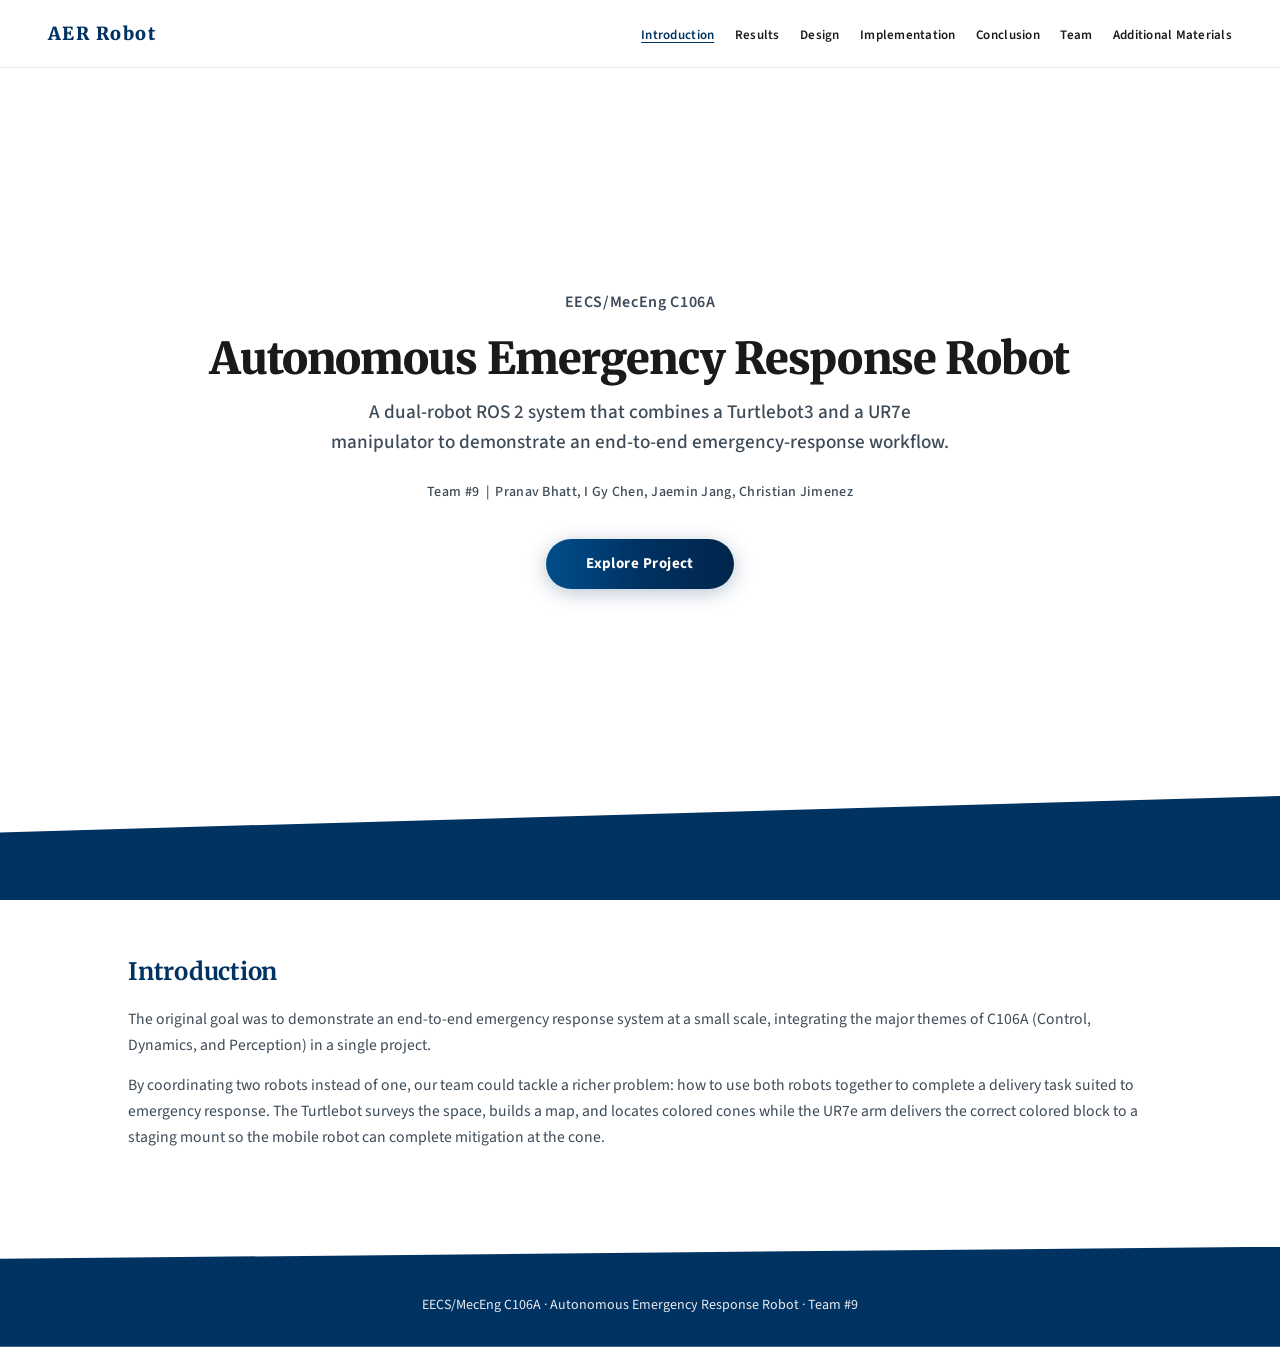
<file: index.html>
<!DOCTYPE html>
<html lang="en">
  <head>
    <meta charset="UTF-8" />
    <meta name="viewport" content="width=device-width, initial-scale=1.0" />
    <title>Autonomous Emergency Response Robot — EECS/MecEng C106A Team 9</title>
    <link rel="preconnect" href="https://fonts.googleapis.com" />
    <link rel="preconnect" href="https://fonts.gstatic.com" crossorigin />
    <link
      href="https://fonts.googleapis.com/css2?family=Merriweather:wght@400;700;900&family=Source+Sans+3:wght@400;500;600;700&display=swap"
      rel="stylesheet"
    />
    <link rel="stylesheet" href="styles.css" />
  </head>
  <body>
    <header class="site-header" id="top">
      <a class="logo" href="index.html" title="Autonomous Emergency Response Robot"
        >AER Robot</a
      >
      <button
        class="nav-toggle"
        type="button"
        aria-expanded="false"
        aria-controls="primary-nav"
        aria-label="Open menu"
      >
        <span></span>
        <span></span>
        <span></span>
      </button>
      <nav id="primary-nav" aria-label="Primary">
        <ul class="nav-links">
          <li>
            <a href="#introduction" aria-current="page">Introduction</a>
          </li>
          <li><a href="results.html">Results</a></li>
          <li><a href="design.html">Design</a></li>
          <li><a href="implementation.html">Implementation</a></li>
          <li><a href="conclusion.html">Conclusion</a></li>
          <li><a href="team.html">Team</a></li>
          <li><a href="additional-materials.html">Additional Materials</a></li>
        </ul>
      </nav>
    </header>

    <main>
      <section class="hero" aria-labelledby="hero-title">
        <p class="hero-course">EECS/MecEng C106A</p>
        <h1 class="hero-title" id="hero-title">
          Autonomous Emergency Response Robot
        </h1>
        <p class="hero-lede">
          A dual-robot ROS&nbsp;2 system that combines a Turtlebot3 and a UR7e
          manipulator to demonstrate an end-to-end emergency-response workflow.
        </p>
        <p class="hero-meta">
          Team #9 &nbsp;|&nbsp; Pranav Bhatt, I Gy Chen, Jaemin Jang, Christian
          Jimenez
        </p>
        <a class="cta" href="#introduction">Explore Project</a>
        <div class="hero-footer-band" aria-hidden="true"></div>
      </section>

      <section
        class="content-section home-intro"
        id="introduction"
        aria-labelledby="intro-heading"
      >
        <h2 id="intro-heading">Introduction</h2>
        <p>
          The original goal was to demonstrate an end-to-end emergency response
          system at a small scale, integrating the major themes of C106A (Control,
          Dynamics, and Perception) in a single project.
        </p>
        <p>
          By coordinating two robots instead of one, our team could tackle a
          richer problem: how to use both robots together to complete a delivery
          task suited to emergency response. The Turtlebot surveys the space,
          builds a map, and locates colored cones while the UR7e arm delivers the
          correct colored block to a staging mount so the mobile robot can
          complete mitigation at the cone.
        </p>
      </section>
    </main>
    <footer class="page-footer">
      <p>EECS/MecEng C106A · Autonomous Emergency Response Robot · Team #9</p>
    </footer>

    <script>
      (function () {
        var header = document.querySelector(".site-header");
        var toggle = document.querySelector(".nav-toggle");
        var links = document.querySelectorAll(".nav-links a");

        if (!toggle || !header) return;

        toggle.addEventListener("click", function () {
          var open = header.classList.toggle("is-open");
          toggle.setAttribute("aria-expanded", open ? "true" : "false");
          toggle.setAttribute(
            "aria-label",
            open ? "Close menu" : "Open menu"
          );
        });

        links.forEach(function (link) {
          link.addEventListener("click", function () {
            header.classList.remove("is-open");
            toggle.setAttribute("aria-expanded", "false");
            toggle.setAttribute("aria-label", "Open menu");
          });
        });
      })();
    </script>
  </body>
</html>
</file>
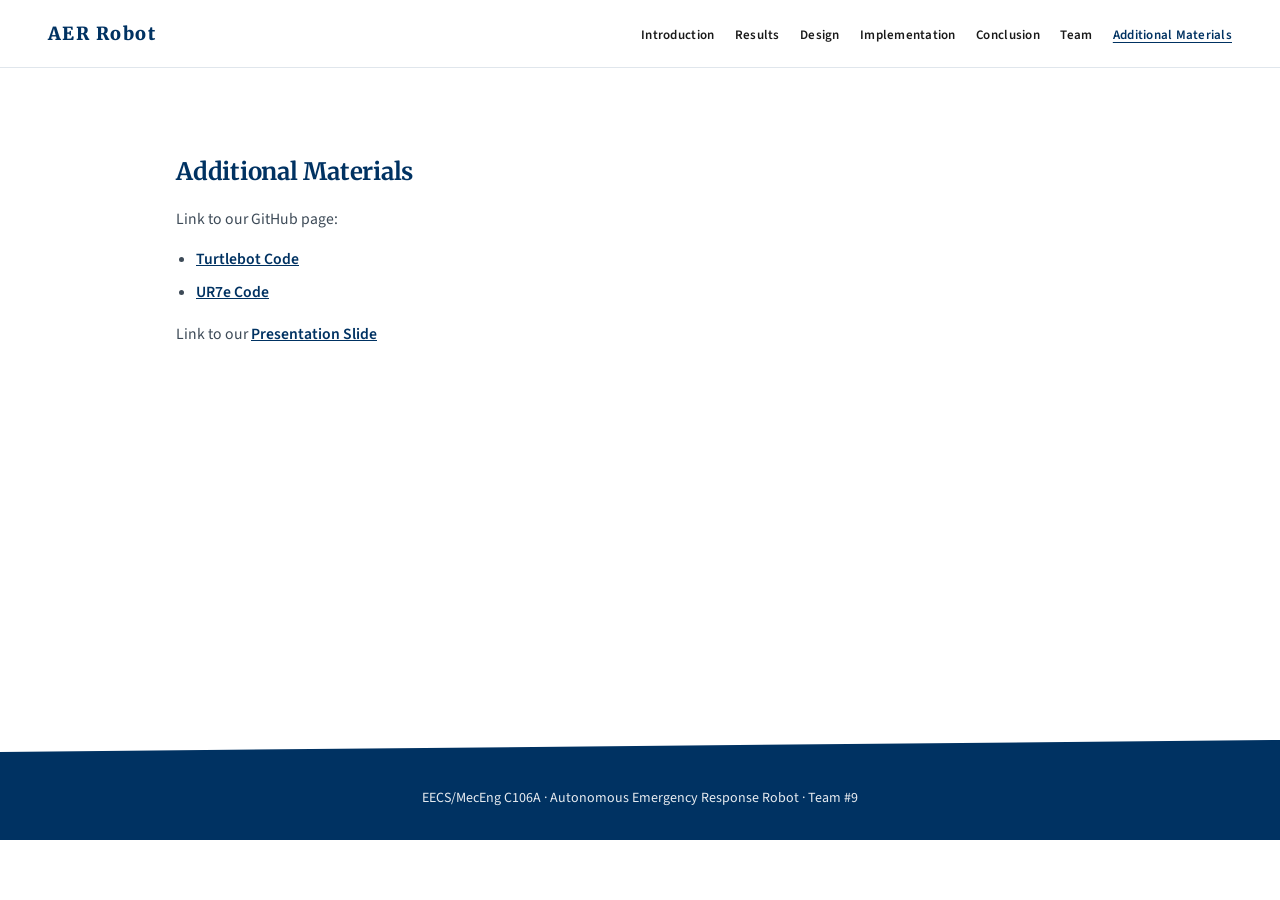
<file: additional-materials.html>
<!DOCTYPE html>
<html lang="en">
  <head>
    <meta charset="UTF-8" />
    <meta name="viewport" content="width=device-width, initial-scale=1.0" />
    <title>Additional Materials — Autonomous Emergency Response Robot</title>
    <link rel="preconnect" href="https://fonts.googleapis.com" />
    <link rel="preconnect" href="https://fonts.gstatic.com" crossorigin />
    <link
      href="https://fonts.googleapis.com/css2?family=Merriweather:wght@400;700;900&family=Source+Sans+3:wght@400;500;600;700&display=swap"
      rel="stylesheet"
    />
    <link rel="stylesheet" href="styles.css" />
  </head>
  <body>
    <header class="site-header" id="top">
      <a class="logo" href="index.html" title="Autonomous Emergency Response Robot"
        >AER Robot</a
      >
      <button
        class="nav-toggle"
        type="button"
        aria-expanded="false"
        aria-controls="primary-nav"
        aria-label="Open menu"
      >
        <span></span>
        <span></span>
        <span></span>
      </button>
      <nav id="primary-nav" aria-label="Primary">
        <ul class="nav-links">
          <li><a href="index.html#introduction">Introduction</a></li>
          <li><a href="results.html">Results</a></li>
          <li><a href="design.html">Design</a></li>
          <li><a href="implementation.html">Implementation</a></li>
          <li><a href="conclusion.html">Conclusion</a></li>
          <li><a href="team.html">Team</a></li>
          <li><a href="additional-materials.html" aria-current="page">Additional Materials</a></li>
        </ul>
      </nav>
    </header>

    <main class="page-with-nav">
      <section class="content-section" id="additional-materials">
        <h2>Additional Materials</h2>
        <p>Link to our GitHub page:</p>
          <ul> 
            <li><a href="https://github.com/Pranman1/scout"> Turtlebot Code </a></li>
            <li><a href="https://github.com/eeezzy/106a-ur7e"> UR7e Code </a></li>
          </ul>
        <p>Link to our <a href="https://docs.google.com/presentation/d/1V3LnPkAFyIZ1u4Efe9JdLXSNXzPFa_vKRHnhAUv6pfo/edit?usp=sharing"> Presentation Slide </a></p>

      </section>
    </main>

    <footer class="page-footer">
      <p>EECS/MecEng C106A · Autonomous Emergency Response Robot · Team #9</p>
    </footer>

    <script>
      (function () {
        var header = document.querySelector(".site-header");
        var toggle = document.querySelector(".nav-toggle");
        var links = document.querySelectorAll(".nav-links a");

        if (!toggle || !header) return;

        toggle.addEventListener("click", function () {
          var open = header.classList.toggle("is-open");
          toggle.setAttribute("aria-expanded", open ? "true" : "false");
          toggle.setAttribute(
            "aria-label",
            open ? "Close menu" : "Open menu"
          );
        });

        links.forEach(function (link) {
          link.addEventListener("click", function () {
            header.classList.remove("is-open");
            toggle.setAttribute("aria-expanded", "false");
            toggle.setAttribute("aria-label", "Open menu");
          });
        });
      })();
    </script>
  </body>
</html>
</file>
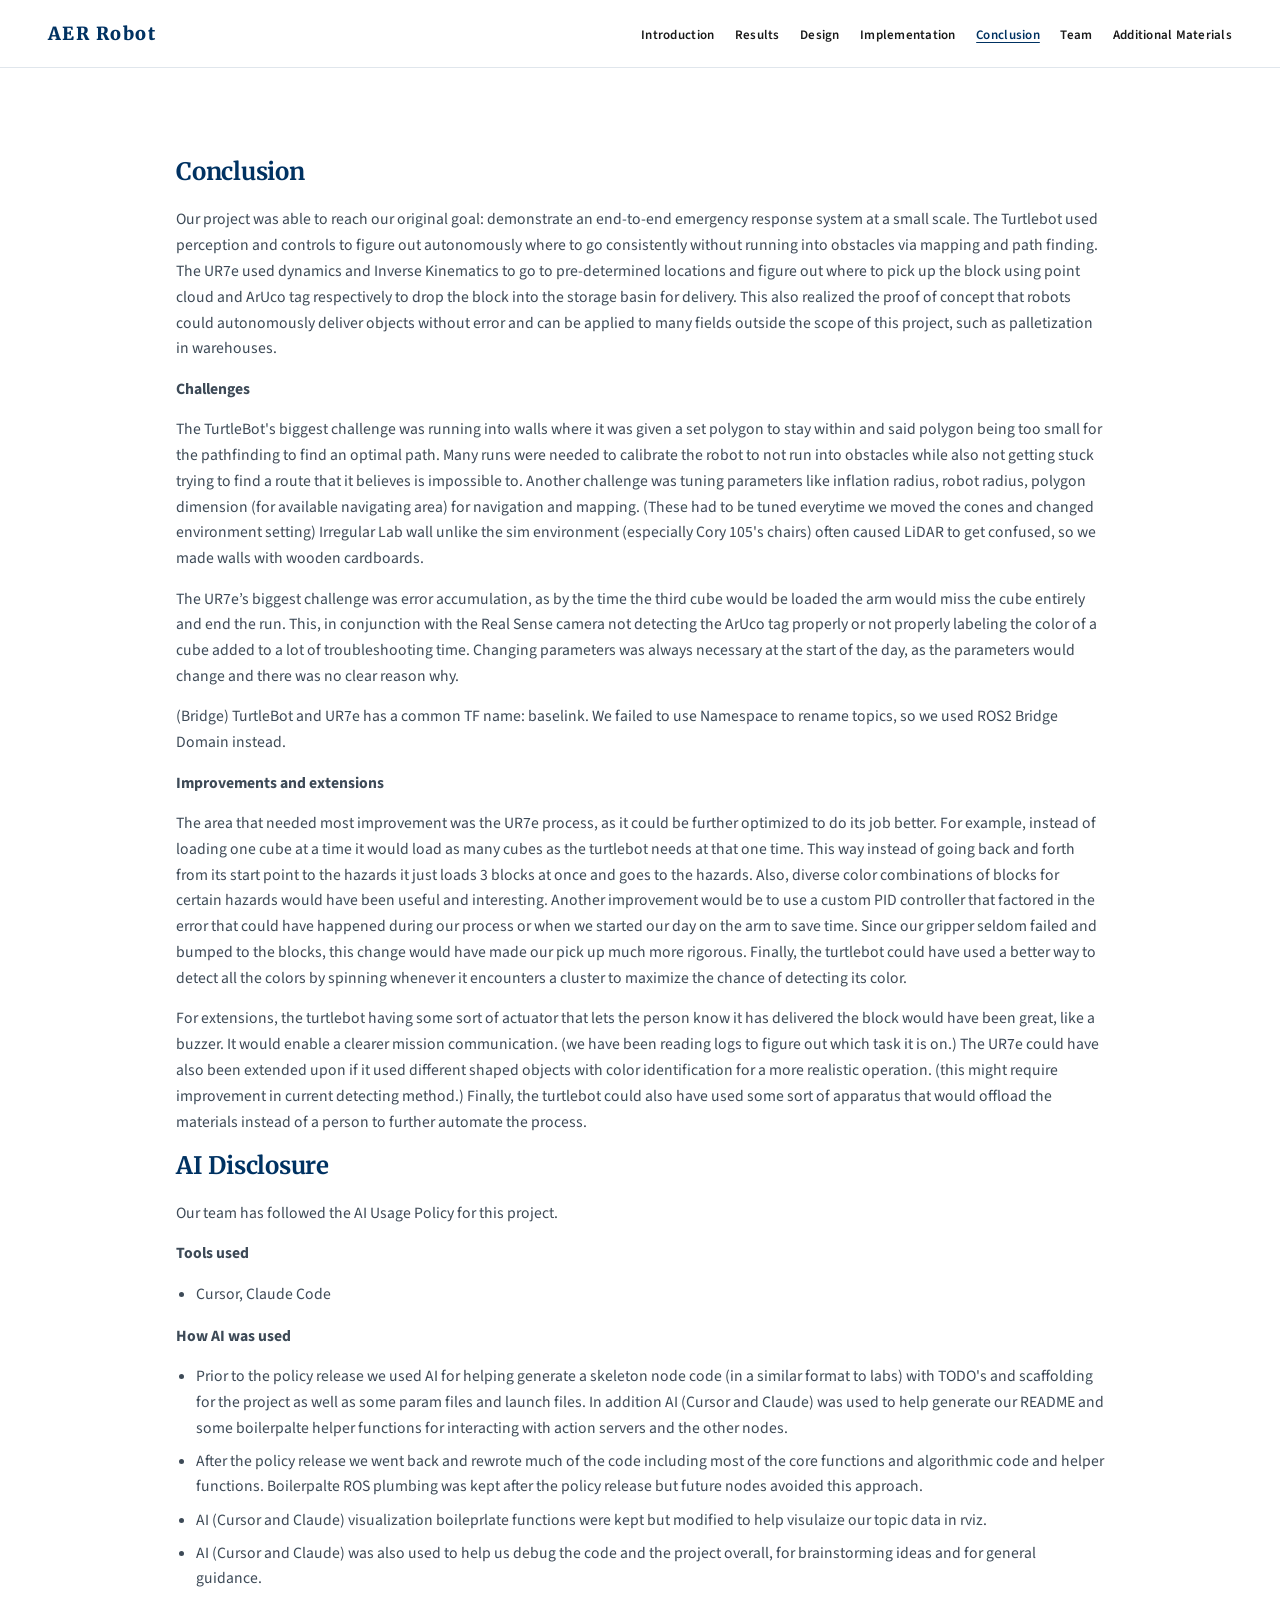
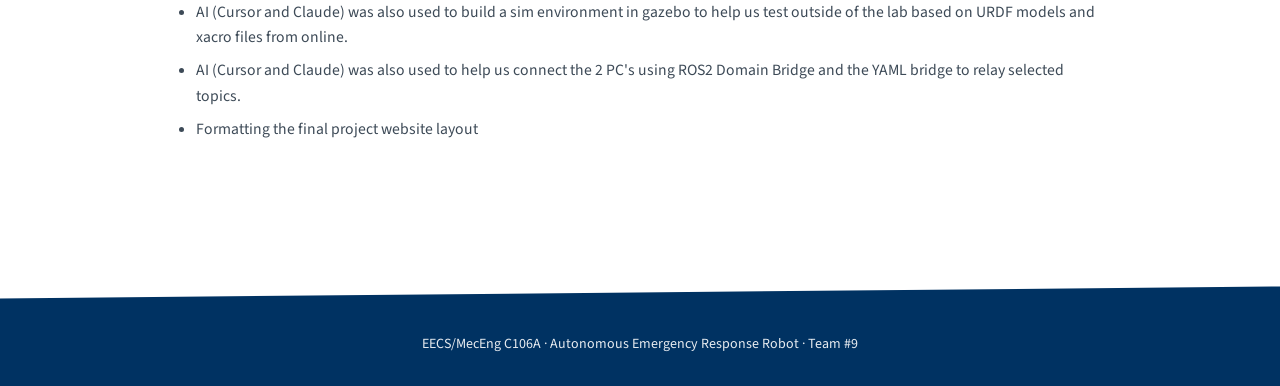
<file: conclusion.html>
<!DOCTYPE html>
<html lang="en">
  <head>
    <meta charset="UTF-8" />
    <meta name="viewport" content="width=device-width, initial-scale=1.0" />
    <title>Conclusion — Autonomous Emergency Response Robot</title>
    <link rel="preconnect" href="https://fonts.googleapis.com" />
    <link rel="preconnect" href="https://fonts.gstatic.com" crossorigin />
    <link
      href="https://fonts.googleapis.com/css2?family=Merriweather:wght@400;700;900&family=Source+Sans+3:wght@400;500;600;700&display=swap"
      rel="stylesheet"
    />
    <link rel="stylesheet" href="styles.css" />
  </head>
  <body>
    <header class="site-header" id="top">
      <a class="logo" href="index.html" title="Autonomous Emergency Response Robot"
        >AER Robot</a
      >
      <button
        class="nav-toggle"
        type="button"
        aria-expanded="false"
        aria-controls="primary-nav"
        aria-label="Open menu"
      >
        <span></span>
        <span></span>
        <span></span>
      </button>
      <nav id="primary-nav" aria-label="Primary">
        <ul class="nav-links">
          <li><a href="index.html#introduction">Introduction</a></li>
          <li><a href="results.html">Results</a></li>
          <li><a href="design.html">Design</a></li>
          <li><a href="implementation.html">Implementation</a></li>
          <li><a href="conclusion.html" aria-current="page">Conclusion</a></li>
          <li><a href="team.html">Team</a></li>
          <li><a href="additional-materials.html">Additional Materials</a></li>
        </ul>
      </nav>
    </header>

    <main class="page-with-nav">
      <section class="content-section" id="conclusion">
        <h2>Conclusion</h2>
        <p>
          Our project was able to reach our original goal: demonstrate an end-to-end emergency response system at a small scale. 
          The Turtlebot used perception and controls to figure out autonomously where to go consistently without running into obstacles via mapping and path finding. 
          The UR7e used dynamics and Inverse Kinematics to go to pre-determined locations and figure out where to pick up the block using point cloud and ArUco tag respectively to drop the block into the storage basin for delivery. 
          This also realized the proof of concept that robots could autonomously deliver objects without error and can be applied to many fields outside the scope of this project, such as palletization in warehouses. 
        </p>
        <p class="subhead">Challenges</p>
        <p>
          The TurtleBot's biggest challenge was running into walls where it was given a set polygon to stay within and said polygon being too small for the pathfinding to find an optimal path. 
          Many runs were needed to calibrate the robot to not run into obstacles while also not getting stuck trying to find a route that it believes is impossible to. 
          Another challenge was tuning parameters like inflation radius, robot radius, polygon dimension (for available navigating area) for navigation and mapping. (These had to be tuned everytime we moved the cones and changed environment setting)
          Irregular Lab wall unlike the sim environment (especially Cory 105's chairs) often caused LiDAR to get confused, so we made walls with wooden cardboards.
        </p>
        <p>
          The UR7e’s biggest challenge was error accumulation, as by the time the third cube would be loaded the arm would miss the cube entirely and end the run. 
          This, in conjunction with the Real Sense camera not detecting the ArUco tag properly or not properly labeling the color of a cube added to a lot of troubleshooting time. 
          Changing parameters was always necessary at the start of the day, as the parameters would change and there was no clear reason why. 
        </p>
        <p>
          (Bridge) TurtleBot and UR7e has a common TF name: baselink. We failed to use Namespace to rename topics, so we used ROS2 Bridge Domain instead.
        </p>
        <p class="subhead">Improvements and extensions</p>
        <p>
          The area that needed most improvement was the UR7e process, as it could be further optimized to do its job better. 
          For example, instead of loading one cube at a time it would load as many cubes as the turtlebot needs at that one time. 
          This way instead of going back and forth from its start point to the hazards it just loads 3 blocks at once and goes to the hazards. 
          Also, diverse color combinations of blocks for certain hazards would have been useful and interesting. 
          Another improvement would be to use a custom PID controller that factored in the error that could have happened during our process or when we started our day on the arm to save time. 
          Since our gripper seldom failed and bumped to the blocks, this change would have made our pick up much more rigorous.
          Finally, the turtlebot could have used a better way to detect all the colors by spinning whenever it encounters a cluster to maximize the chance of detecting its color. 
        </p>
        <p>
          For extensions, the turtlebot having some sort of actuator that lets the person know it has delivered the block would have been great, like a buzzer. It would enable a clearer mission communication. (we have been reading logs to figure out which task it is on.)
          The UR7e could have also been extended upon if it used different shaped objects with color identification for a more realistic operation. (this might require improvement in current detecting method.)
          Finally, the turtlebot could also have used some sort of apparatus that would offload the materials instead of a person to further automate the process.
        </p>
        <h2>AI Disclosure</h2>
        <p>
          Our team has followed the AI Usage Policy for this project.
        </p>
        <p class="subhead">Tools used</p>
        <ul>
          <li>Cursor, Claude Code</li>
        </ul>
        <p class="subhead">How AI was used</p>
        <ul>
          <p>
            <li>
            Prior to the policy release we used AI for helping generate a skeleton node code (in a similar format to labs) with TODO's and scaffolding for the project as 
            well as some param files and launch files. In addition AI (Cursor and Claude) was used to help generate our README and some boilerpalte helper functions for interacting with action servers and the other nodes.
            </li>
            <li>
            After the policy release we went back and rewrote much of the code including most of the core functions and algorithmic code and helper functions. Boilerpalte ROS plumbing was kept after the policy release but future nodes avoided this approach.
            </li>
            <li>
              AI (Cursor and Claude) visualization boileprlate functions were kept but modified to help visulaize our topic data in rviz. 
              </li>
            <li>
            AI (Cursor and Claude) was also used to help us debug the code and the project overall, for brainstorming ideas and for general guidance.
            </li>
            <li>
            AI (Cursor and Claude) was also used to build a sim environment in gazebo to help us test outside of the lab based on URDF models and xacro files from online.
            </li>
            <li>
            AI (Cursor and Claude) was also used to help us connect the 2 PC's using ROS2 Domain Bridge and the YAML bridge to relay selected topics.
            </li>
            <li>Formatting the final project website layout</li>
          </p>
        </ul>
      </section>
    </main>

    <footer class="page-footer">
      <p>EECS/MecEng C106A · Autonomous Emergency Response Robot · Team #9</p>
    </footer>

    <script>
      (function () {
        var header = document.querySelector(".site-header");
        var toggle = document.querySelector(".nav-toggle");
        var links = document.querySelectorAll(".nav-links a");

        if (!toggle || !header) return;

        toggle.addEventListener("click", function () {
          var open = header.classList.toggle("is-open");
          toggle.setAttribute("aria-expanded", open ? "true" : "false");
          toggle.setAttribute(
            "aria-label",
            open ? "Close menu" : "Open menu"
          );
        });

        links.forEach(function (link) {
          link.addEventListener("click", function () {
            header.classList.remove("is-open");
            toggle.setAttribute("aria-expanded", "false");
            toggle.setAttribute("aria-label", "Open menu");
          });
        });
      })();
    </script>
  </body>
</html>
</file>
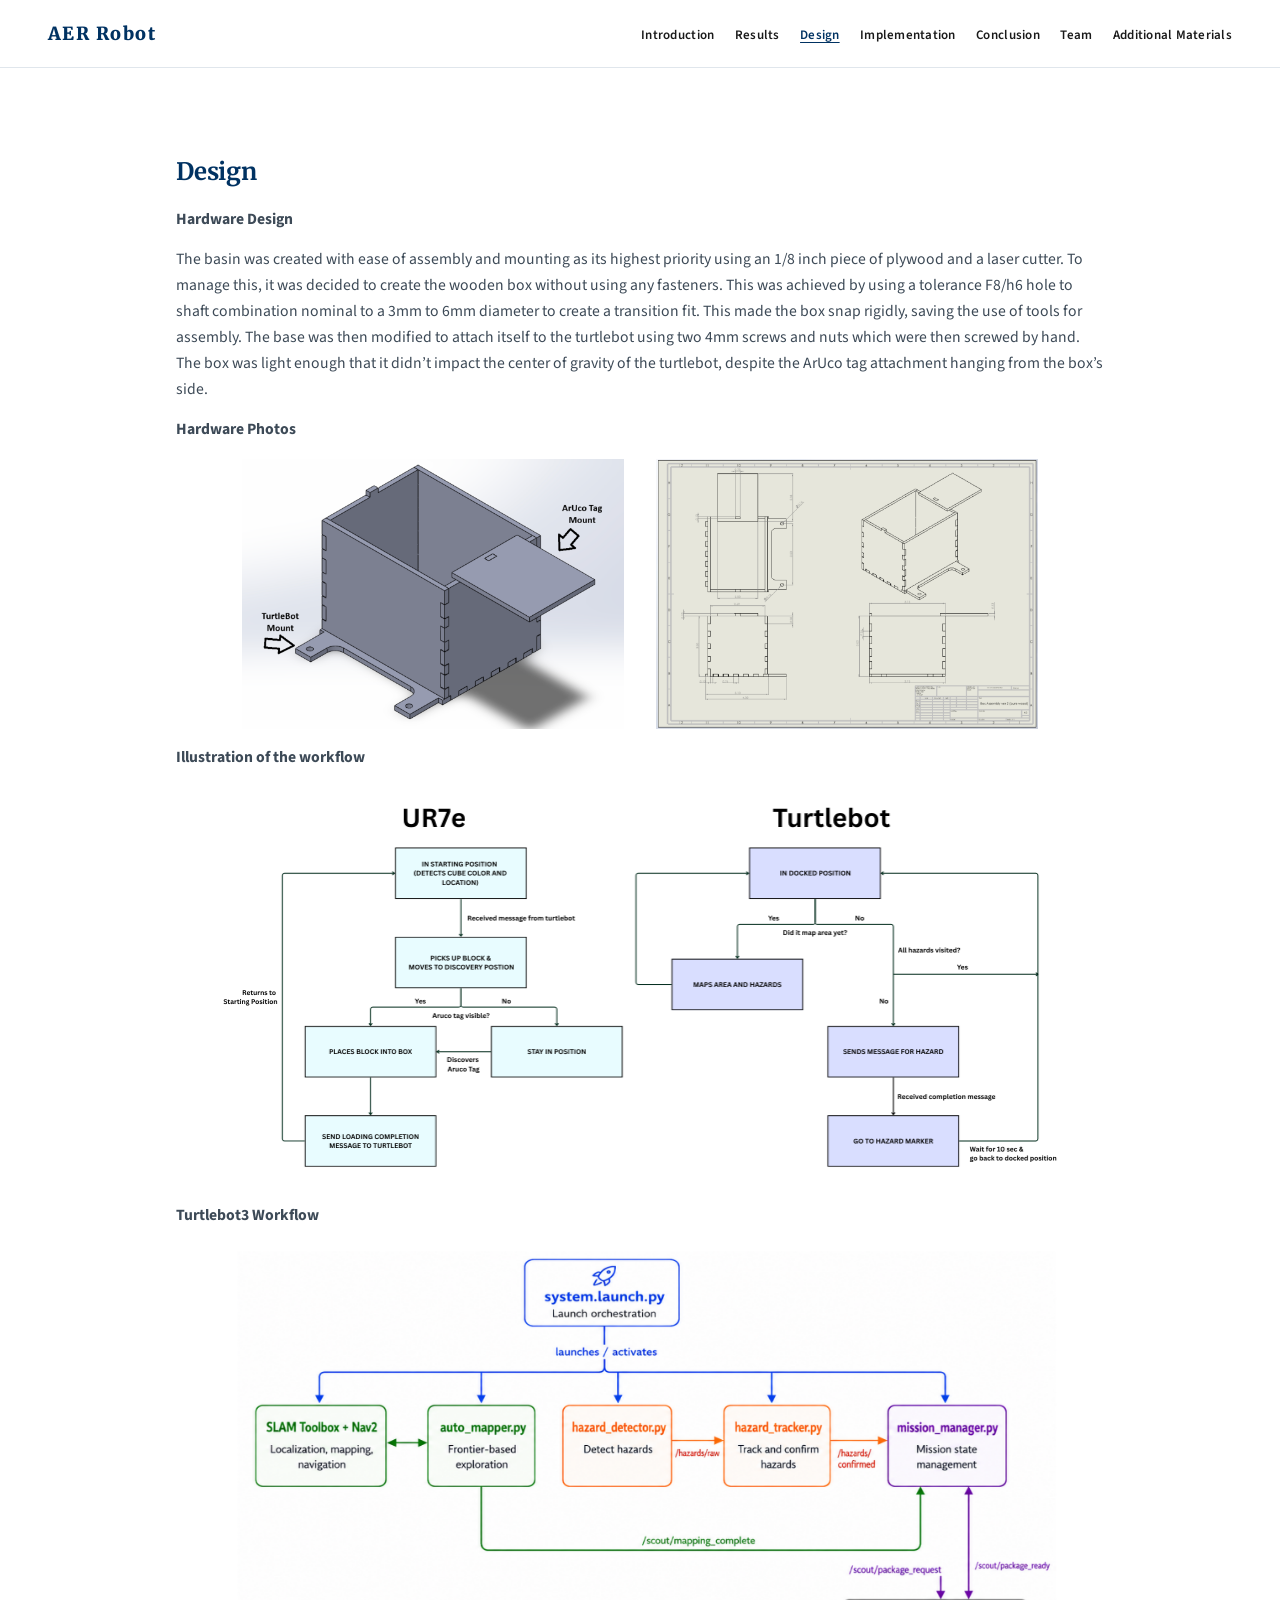
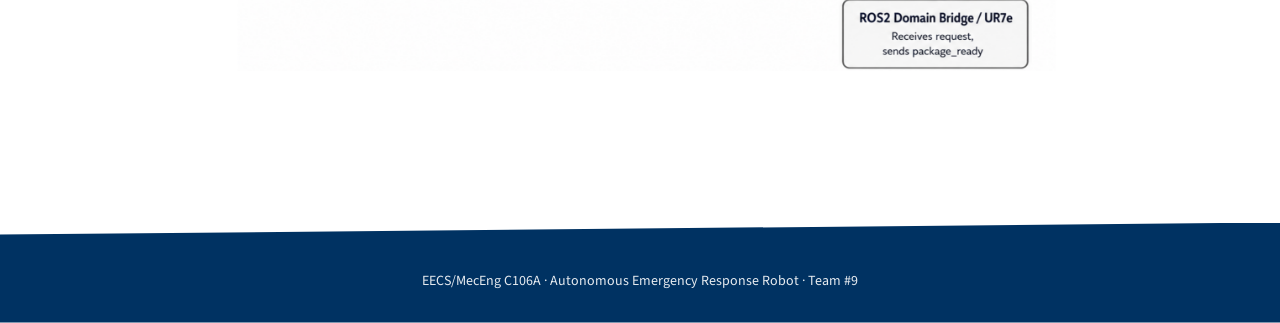
<file: design.html>
<!DOCTYPE html>
<html lang="en">
  <head>
    <meta charset="UTF-8" />
    <meta name="viewport" content="width=device-width, initial-scale=1.0" />
    <title>Design — Autonomous Emergency Response Robot</title>
    <link rel="preconnect" href="https://fonts.googleapis.com" />
    <link rel="preconnect" href="https://fonts.gstatic.com" crossorigin />
    <link
      href="https://fonts.googleapis.com/css2?family=Merriweather:wght@400;700;900&family=Source+Sans+3:wght@400;500;600;700&display=swap"
      rel="stylesheet"
    />
    <link rel="stylesheet" href="styles.css" />
  </head>
  <body>
    <header class="site-header" id="top">
      <a class="logo" href="index.html" title="Autonomous Emergency Response Robot"
        >AER Robot</a
      >
      <button
        class="nav-toggle"
        type="button"
        aria-expanded="false"
        aria-controls="primary-nav"
        aria-label="Open menu"
      >
        <span></span>
        <span></span>
        <span></span>
      </button>
      <nav id="primary-nav" aria-label="Primary">
        <ul class="nav-links">
          <li><a href="index.html#introduction">Introduction</a></li>
          <li><a href="results.html">Results</a></li>
          <li><a href="design.html" aria-current="page">Design</a></li>
          <li><a href="implementation.html">Implementation</a></li>
          <li><a href="conclusion.html">Conclusion</a></li>
          <li><a href="team.html">Team</a></li>
          <li><a href="additional-materials.html">Additional Materials</a></li>
        </ul>
      </nav>
    </header>

    <main class="page-with-nav">
      <section class="content-section" id="design">
        <h2>Design</h2>
        <p class="subhead">Hardware Design</p>
        <p>
          The basin was created with ease of assembly and mounting as its highest priority using an 1/8 inch piece of plywood and a laser cutter. 
          To manage this, it was decided to create the wooden box without using any fasteners. 
          This was achieved by using a tolerance F8/h6  hole to shaft combination nominal to a 3mm to 6mm diameter to create a transition fit. 
          This made the box snap rigidly, saving the use of tools for assembly. 
          The base was then modified to attach itself to the turtlebot using two 4mm screws and nuts which were then screwed by hand. 
          The box was light enough that it didn’t impact the center of gravity of the turtlebot, despite the ArUco tag attachment hanging from the box’s side. 
        </p>
        <p class="subhead">Hardware Photos</p>
        <figure class="project-illustration" style="display: flex; justify-content: center; align-items: center; gap: 2rem; max-width: 100%;">
          <img
            src="hardware_1.png"
            alt="Hardware design photo 1"
            style="max-width: 45%; height: auto; display: block;"
          />
          <img
            src="hardware_2.png"
            alt="Hardware design photo 2"
            style="max-width: 45%; height: auto; display: block;"
          />
        </figure>
        <p class="subhead">Illustration of the workflow</p>
        <figure class="project-illustration" style="display: flex; justify-content: center; align-items: center; max-width: 100%;">
          <img
            src="project_illustration.png"
            alt="Illustration of the workflow"
            style="max-width: 100%; height: auto; display: block; margin: 0 auto;"
          />
        </figure>

        <p class="subhead">Turtlebot3 Workflow</p>
        <figure class="project-illustration" style="display: flex; justify-content: center; align-items: center; max-width: 100%;">
          <img
            src="turtle.png"
            alt="Illustration of the workflow"
            style="max-width: 100%; height: auto; display: block; margin: 0 auto;"
          />
        </figure>

      </section>
    </main>

    <footer class="page-footer">
      <p>EECS/MecEng C106A · Autonomous Emergency Response Robot · Team #9</p>
    </footer>

    <script>
      (function () {
        var header = document.querySelector(".site-header");
        var toggle = document.querySelector(".nav-toggle");
        var links = document.querySelectorAll(".nav-links a");

        if (!toggle || !header) return;

        toggle.addEventListener("click", function () {
          var open = header.classList.toggle("is-open");
          toggle.setAttribute("aria-expanded", open ? "true" : "false");
          toggle.setAttribute(
            "aria-label",
            open ? "Close menu" : "Open menu"
          );
        });

        links.forEach(function (link) {
          link.addEventListener("click", function () {
            header.classList.remove("is-open");
            toggle.setAttribute("aria-expanded", "false");
            toggle.setAttribute("aria-label", "Open menu");
          });
        });
      })();
    </script>
  </body>
</html>
</file>
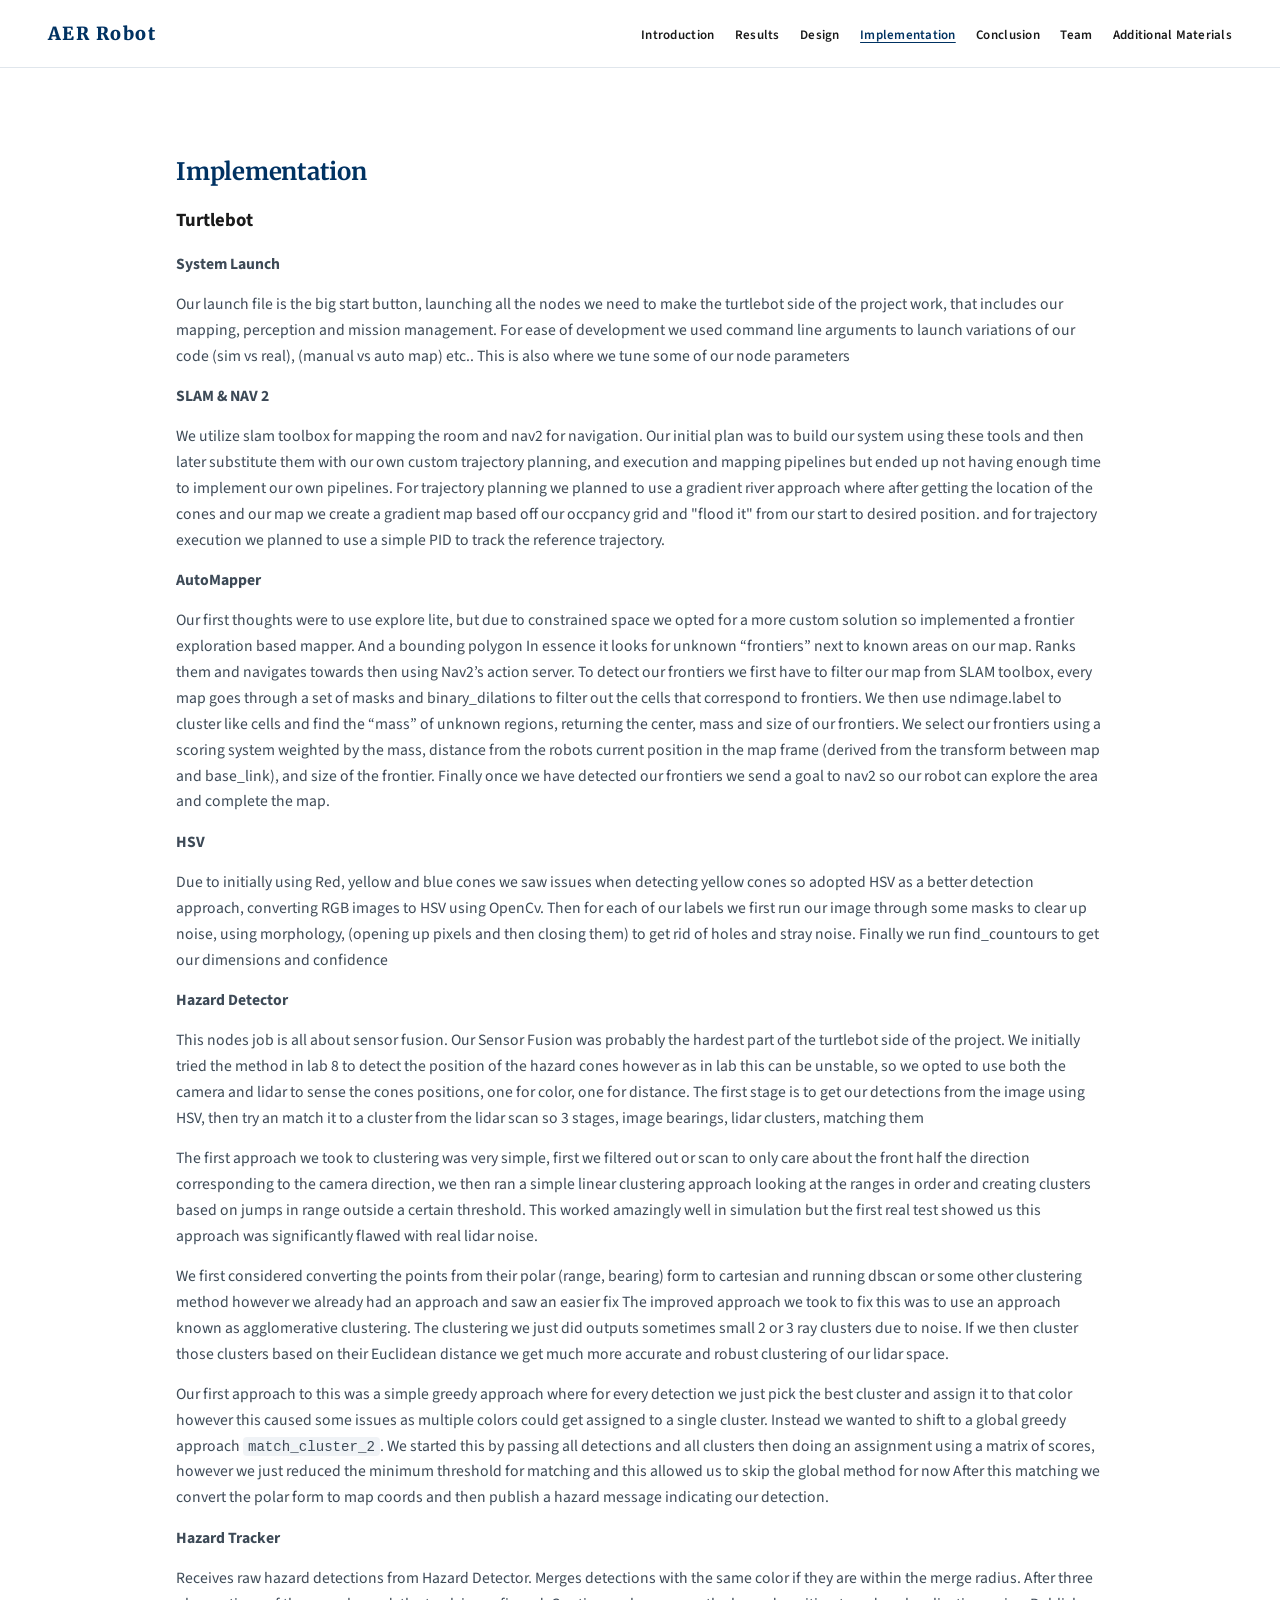
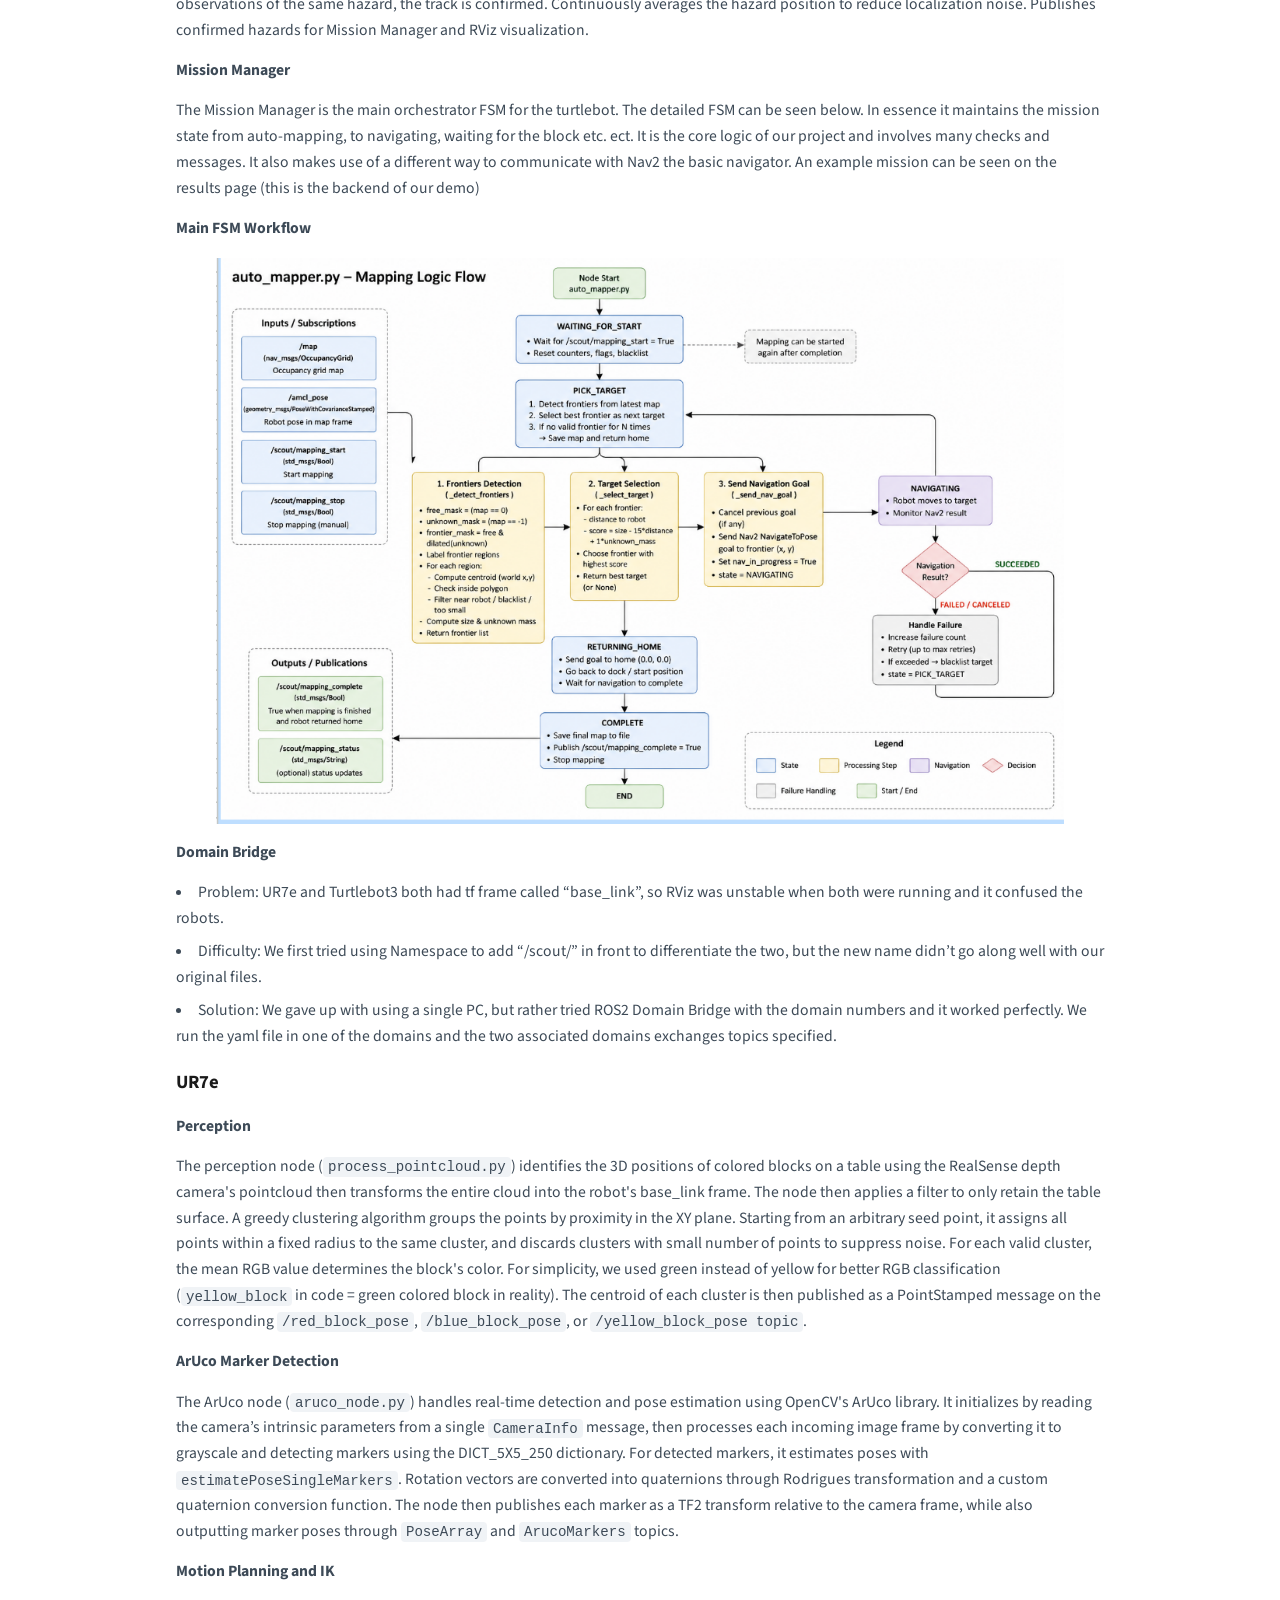
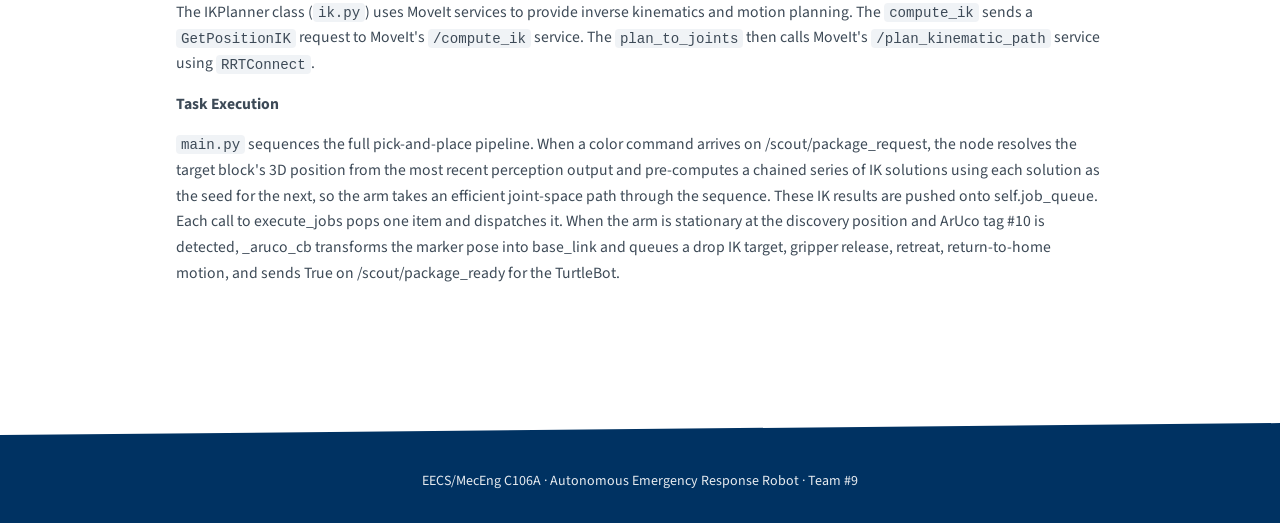
<file: implementation.html>
<!DOCTYPE html>
<html lang="en">
  <head>
    <meta charset="UTF-8" />
    <meta name="viewport" content="width=device-width, initial-scale=1.0" />
    <title>Implementation — Autonomous Emergency Response Robot</title>
    <link rel="preconnect" href="https://fonts.googleapis.com" />
    <link rel="preconnect" href="https://fonts.gstatic.com" crossorigin />
    <link
      href="https://fonts.googleapis.com/css2?family=Merriweather:wght@400;700;900&family=Source+Sans+3:wght@400;500;600;700&display=swap"
      rel="stylesheet"
    />
    <link rel="stylesheet" href="styles.css" />
  </head>
  <body>
    <header class="site-header" id="top">
      <a class="logo" href="index.html" title="Autonomous Emergency Response Robot"
        >AER Robot</a
      >
      <button
        class="nav-toggle"
        type="button"
        aria-expanded="false"
        aria-controls="primary-nav"
        aria-label="Open menu"
      >
        <span></span>
        <span></span>
        <span></span>
      </button>
      <nav id="primary-nav" aria-label="Primary">
        <ul class="nav-links">
          <li><a href="index.html#introduction">Introduction</a></li>
          <li><a href="results.html">Results</a></li>
          <li><a href="design.html">Design</a></li>
          <li><a href="implementation.html" aria-current="page">Implementation</a></li>
          <li><a href="conclusion.html">Conclusion</a></li>
          <li><a href="team.html">Team</a></li>
          <li><a href="additional-materials.html">Additional Materials</a></li>
        </ul>
      </nav>
    </header>

    <main class="page-with-nav">
      <section class="content-section" id="implementation">
        <h2>Implementation</h2>
        <h3>Turtlebot</h3>

        <p class="subhead">System Launch</p>
        <p>
          Our launch file is the big start button, launching all the nodes we need to make the turtlebot side of the project work, that includes our mapping, perception and mission management.
          For ease of development we used command line arguments to launch variations of our code (sim vs real), (manual vs auto map) etc..
          This is also where we tune some of our node parameters     
        </p>
        <p class="subhead">SLAM & NAV 2</p>
        <p>
          We utilize slam toolbox for mapping the room and nav2 for navigation. Our initial plan was to build our system using these
          tools and then later substitute them with our own custom trajectory planning, and execution and mapping pipelines but 
          ended up not having enough time to implement our own pipelines. For trajectory planning we planned to use a gradient river approach
          where after getting the location of the cones and our map we create a gradient map based off our occpancy grid and "flood it" from our start to desired position. 
          and for trajectory execution we planned to use a simple PID to track the reference trajectory.       
        </p>
        <p class="subhead">AutoMapper</p>
        <p>
          Our first thoughts were to use explore lite, but due to constrained space we opted for a more custom solution so implemented a frontier exploration based mapper. And a bounding polygon

In essence it looks for unknown “frontiers” next to known areas on our map. Ranks them and navigates towards then using Nav2’s action server. To detect our frontiers we first have to filter our map from SLAM toolbox, every map goes through a set of masks and binary_dilations to filter out the cells that correspond to frontiers.

We then use ndimage.label to cluster like cells and find the “mass” of unknown regions, returning the center, mass and size of our frontiers. 
We select our frontiers using a scoring system weighted by the mass, distance from the robots current position in the map frame 
(derived from the transform between map and base_link), and size of the frontier. 

Finally once we have detected our frontiers we send a goal to nav2 so our robot can explore the area and complete the map.

        </p>


        <p class="subhead">HSV</p>
        <p>
          Due to initially using Red, yellow and blue cones we saw issues when detecting yellow cones so adopted HSV as a better detection approach, converting RGB images to HSV using OpenCv.

Then for each of our labels we first run our image through some masks to clear up noise, using morphology, (opening up pixels and then closing them) to get rid of holes and stray noise. Finally we run find_countours to get our dimensions and confidence

        </p>


        <p class="subhead">Hazard Detector</p>
        <p>
          This nodes job is all about sensor fusion. Our Sensor Fusion was probably the hardest part of the turtlebot side of the project. We initially tried the method in lab 8 to detect the position of the hazard cones however as in lab this can be unstable, so we opted to use both the camera and lidar to sense the cones positions, one for color, one for distance. 

          The first stage is to get our detections from the image using HSV, then try an match it to a cluster from the lidar scan so 3 stages, image bearings, lidar clusters, matching them 
    </p>
    <p>

          The first approach we took to clustering was very simple, first we filtered out or scan to only care about the front half the direction corresponding to the camera direction, we then ran a simple linear clustering approach looking at the ranges in order and creating clusters based on jumps in range outside a certain threshold. 

This worked amazingly well in simulation but the first real test showed us this approach was significantly flawed with real lidar noise.

<p>
We first considered converting the points from their polar (range, bearing) form to cartesian and running dbscan or some other clustering method however we already had an approach and saw an easier fix

The improved approach we took to fix this was to use an approach known as agglomerative clustering. The clustering we just did outputs sometimes small 2 or 3 ray clusters due to noise. If we then cluster those clusters based on their Euclidean distance we get much more accurate and robust clustering of our lidar space.
</p>
<p>
Our first approach to this was a simple greedy approach where for every detection we just pick the best cluster and assign it to that color however this caused some issues as multiple colors could get assigned to a single cluster. 

Instead we wanted  to shift to a global greedy approach <code>match_cluster_2</code>. We started this by passing all detections and all clusters then doing an assignment using a matrix of scores, however we just reduced the minimum threshold for matching and this allowed us to skip the global method for now
After this matching we convert the polar form to map coords and then publish a hazard message indicating our detection.

          
        </p>

        <p class="subhead">Hazard Tracker</p>
        <p>
          Receives raw hazard detections from Hazard Detector.

Merges detections with the same color if they are within the merge radius.

After three observations of the same hazard, the track is confirmed.

Continuously averages the hazard position to reduce localization noise.

Publishes confirmed hazards for Mission Manager and RViz visualization.

        </p>

        <p class="subhead">Mission Manager</p>
        <p>
          The Mission Manager is the main orchestrator FSM for the turtlebot. The detailed FSM can be seen below. 

In essence it maintains the mission state from auto-mapping, to navigating, waiting for the block etc. ect. It is the core logic of our project and involves many checks and messages. 

It also makes use of a different way to communicate with Nav2 the basic navigator. An example mission can be seen on the results page (this is the backend of our demo)

        </p>

      </figure>

      <p class="subhead">Main FSM Workflow</p>
      <figure class="project-illustration" style="display: flex; justify-content: center; align-items: center; max-width: 100%;">
        <img
          src="fsm.png"
          alt="Illustration of the workflow"
          style="max-width: 100%; height: auto; display: block; margin: 0 auto;"
        />
      </figure>



        <p class="subhead">Domain Bridge</p>
        <p>
          <li>
          Problem: UR7e and Turtlebot3 both had tf frame called “base_link”, so RViz was unstable when both were running and it confused the robots.
          </li>
          <li>
          Difficulty: We first tried using Namespace to add “/scout/” in front to differentiate the two, but the new name didn’t go along well with our original files.
          </li>
          <li>
Solution: We gave up with using a single PC, but rather tried ROS2 Domain Bridge with the domain numbers and it worked perfectly. We run the yaml file in one of the domains and the two associated domains exchanges topics specified. 
          </li>
        </p>




        <h3>UR7e</h3>
        <p class="subhead">Perception</p>
        <p>
          The perception node (<code>process_pointcloud.py</code>) identifies the 3D positions of colored blocks on a table using the RealSense depth camera's pointcloud then transforms the entire cloud into the robot's base_link frame. 
          The node then applies a filter to only retain the table surface. 
          A greedy clustering algorithm groups the points by proximity in the XY plane. 
          Starting from an arbitrary seed point, it assigns all points within a fixed radius to the same cluster, and discards clusters with small number of points to suppress noise. 
          For each valid cluster, the mean RGB value determines the block's color. For simplicity, we used green instead of yellow for better RGB classification (<code>yellow_block</code> in code = green colored block in reality).
          The centroid of each cluster is then published as a PointStamped message on the corresponding <code>/red_block_pose</code>, <code>/blue_block_pose</code>, or <code>/yellow_block_pose topic</code>. 
          
        </p>
        <p class="subhead">ArUco Marker Detection</p>
        <p>
          The ArUco node (<code>aruco_node.py</code>) handles real-time detection and pose estimation using OpenCV's ArUco library. 
          It initializes by reading the camera’s intrinsic parameters from a single <code>CameraInfo</code> message, then processes each incoming image frame by converting it to grayscale and detecting markers using the DICT_5X5_250 dictionary.
          For detected markers, it estimates poses with <code>estimatePoseSingleMarkers</code>.
          Rotation vectors are converted into quaternions through Rodrigues transformation and a custom quaternion conversion function.
          The node then publishes each marker as a TF2 transform relative to the camera frame, while also outputting marker poses through <code>PoseArray</code> and <code>ArucoMarkers</code> topics. 
        </p>
        <p class="subhead">Motion Planning and IK</p>
        <p>
          The IKPlanner class (<code>ik.py</code>) uses MoveIt services to provide inverse kinematics and motion planning. 
          The <code>compute_ik</code> sends a <code>GetPositionIK</code> request to MoveIt's <code>/compute_ik</code> service. 
          The <code>plan_to_joints</code> then calls MoveIt's <code>/plan_kinematic_path</code> service using <code>RRTConnect</code>. 
        </p>
        <p class="subhead">Task Execution</p>
        <p>
          <code>main.py</code> sequences the full pick-and-place pipeline. 
          When a color command arrives on /scout/package_request, the node resolves the target block's 3D position from the most recent perception output and pre-computes a chained series of IK solutions using each solution as the seed for the next, so the arm takes an efficient joint-space path through the sequence. 
          These IK results are pushed onto self.job_queue. Each call to execute_jobs pops one item and dispatches it. 
          When the arm is stationary at the discovery position and ArUco tag #10 is detected, _aruco_cb transforms the marker pose into base_link and queues a drop IK target, gripper release, retreat, return-to-home motion, and sends True on /scout/package_ready for the TurtleBot.
        </p>
      </section>
    </main>

    <footer class="page-footer">
      <p>EECS/MecEng C106A · Autonomous Emergency Response Robot · Team #9</p>
    </footer>

    <script>
      (function () {
        var header = document.querySelector(".site-header");
        var toggle = document.querySelector(".nav-toggle");
        var links = document.querySelectorAll(".nav-links a");

        if (!toggle || !header) return;

        toggle.addEventListener("click", function () {
          var open = header.classList.toggle("is-open");
          toggle.setAttribute("aria-expanded", open ? "true" : "false");
          toggle.setAttribute(
            "aria-label",
            open ? "Close menu" : "Open menu"
          );
        });

        links.forEach(function (link) {
          link.addEventListener("click", function () {
            header.classList.remove("is-open");
            toggle.setAttribute("aria-expanded", "false");
            toggle.setAttribute("aria-label", "Open menu");
          });
        });
      })();
    </script>
  </body>
</html>
</file>
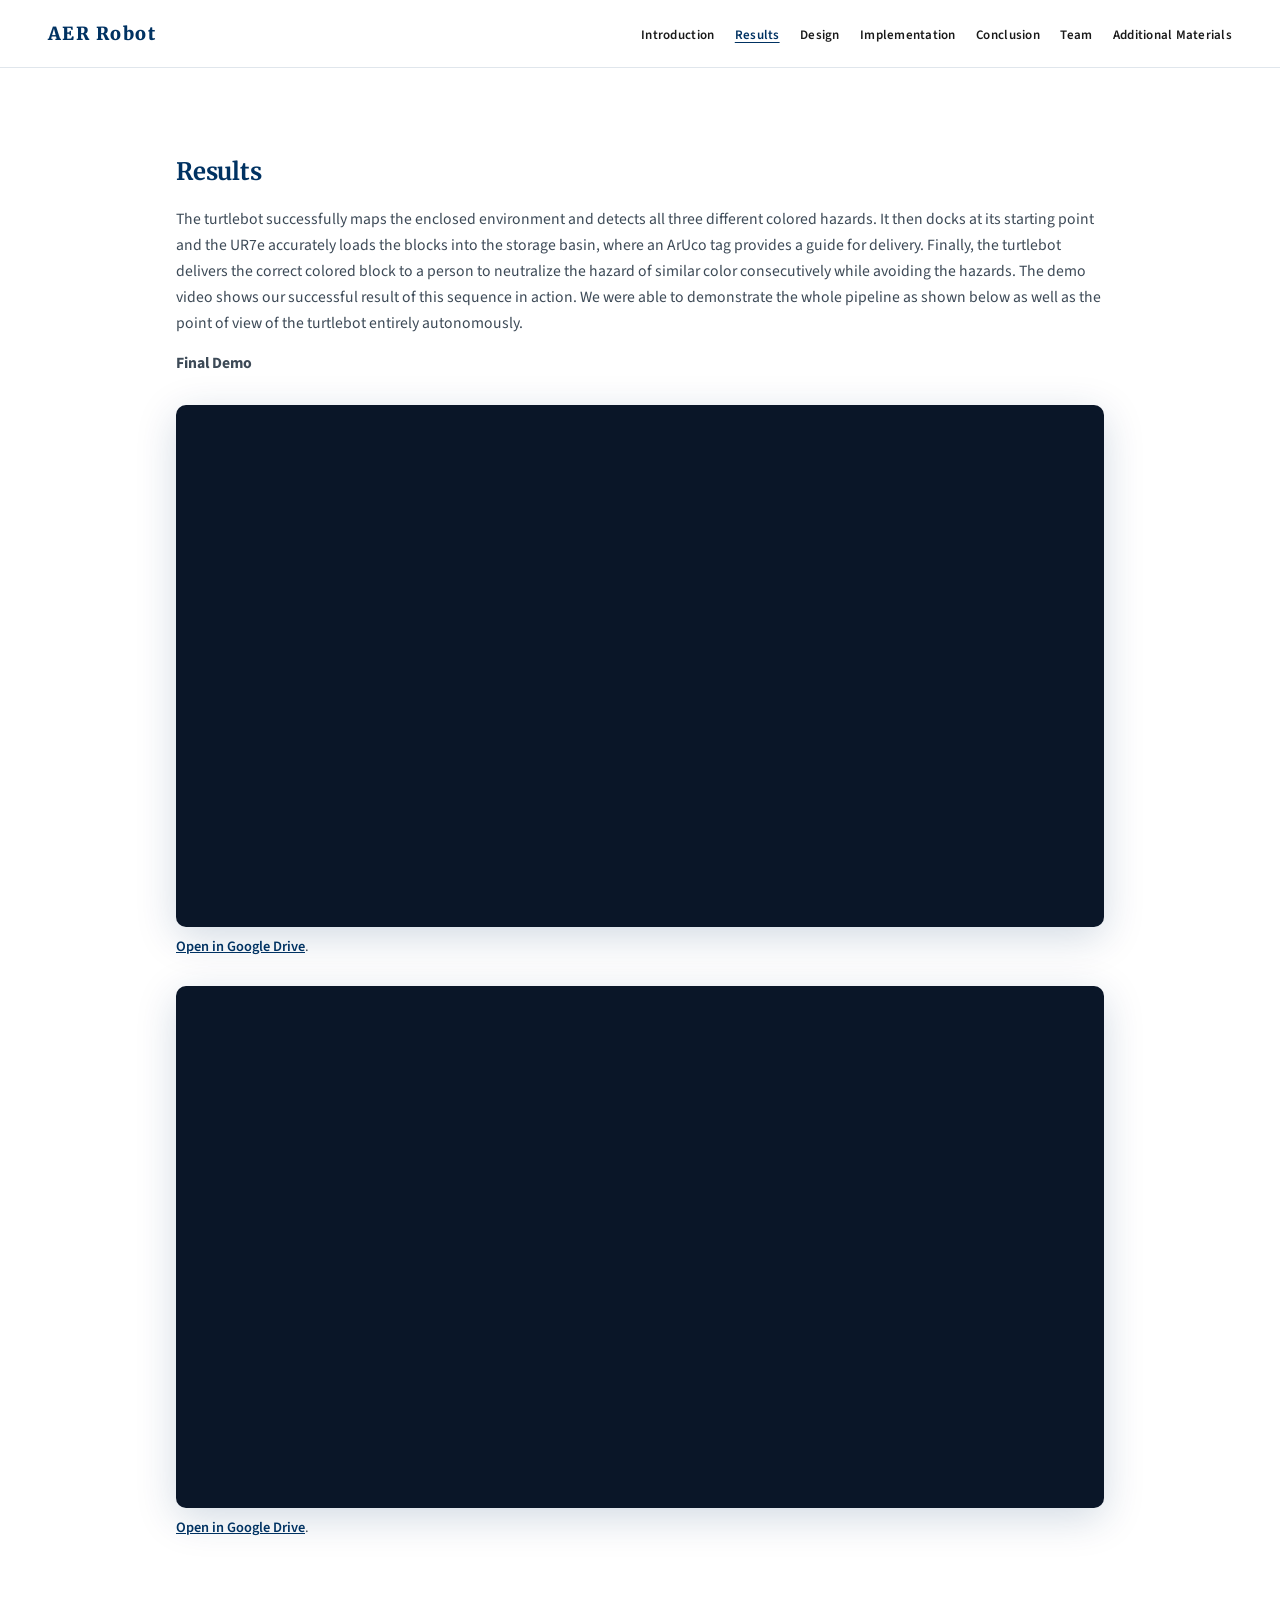
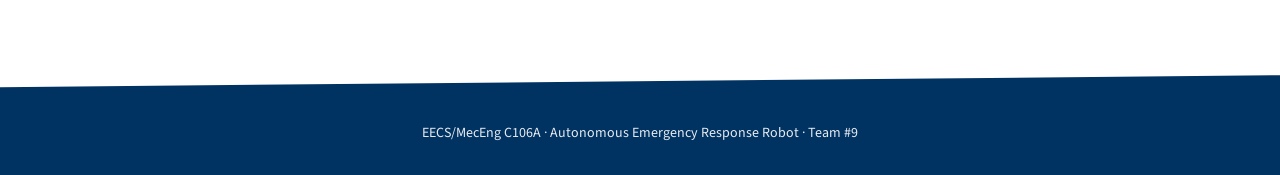
<file: results.html>
<!DOCTYPE html>
<html lang="en">
  <head>
    <meta charset="UTF-8" />
    <meta name="viewport" content="width=device-width, initial-scale=1.0" />
    <title>Results — Autonomous Emergency Response Robot</title>
    <link rel="preconnect" href="https://fonts.googleapis.com" />
    <link rel="preconnect" href="https://fonts.gstatic.com" crossorigin />
    <link
      href="https://fonts.googleapis.com/css2?family=Merriweather:wght@400;700;900&family=Source+Sans+3:wght@400;500;600;700&display=swap"
      rel="stylesheet"
    />
    <link rel="stylesheet" href="styles.css" />
  </head>
  <body>
    <header class="site-header" id="top">
      <a class="logo" href="index.html" title="Autonomous Emergency Response Robot"
        >AER Robot</a
      >
      <button
        class="nav-toggle"
        type="button"
        aria-expanded="false"
        aria-controls="primary-nav"
        aria-label="Open menu"
      >
        <span></span>
        <span></span>
        <span></span>
      </button>
      <nav id="primary-nav" aria-label="Primary">
        <ul class="nav-links">
          <li><a href="index.html#introduction">Introduction</a></li>
          <li><a href="results.html" aria-current="page">Results</a></li>
          <li><a href="design.html">Design</a></li>
          <li><a href="implementation.html">Implementation</a></li>
          <li><a href="conclusion.html">Conclusion</a></li>
          <li><a href="team.html">Team</a></li>
          <li><a href="additional-materials.html">Additional Materials</a></li>
        </ul>
      </nav>
    </header>

    <main class="page-with-nav">
      <section class="content-section" id="results">
        <h2>Results</h2>
        <p>
          The turtlebot successfully maps the enclosed environment and detects all three different colored hazards. 
          It then docks at its starting point and the UR7e accurately loads the blocks into the storage basin, where an ArUco tag provides a guide for delivery. 
          Finally, the turtlebot delivers the correct colored block to a person to neutralize the hazard of similar color consecutively while avoiding the hazards. 
          The demo video shows our successful result of this sequence in action. 
          We were able to demonstrate the whole pipeline as shown below as well as the point of view of the turtlebot entirely autonomously.

        </p>
        <p class="subhead">Final Demo</p>
        <figure class="video-figure">
          <iframe
            src="https://drive.google.com/file/d/1jog3sXX4-q9WAxHVhf8sEWf4yXnoAepv/preview"
            title="Original view (no sound)"
            allow="autoplay"
            allowfullscreen
          ></iframe>
          <figcaption>
            <a
              href="https://drive.google.com/file/d/1jog3sXX4-q9WAxHVhf8sEWf4yXnoAepv/view?usp=sharing"
              >Open in Google Drive</a
            >.
          </figcaption>
        </figure>
        <figure class="video-figure">
          <iframe
            src="https://drive.google.com/file/d/1gMJS_nokwlGj8hSNmkz_nCgqGElOcSvD/preview"
            title="Pranav view (8×)"
            allow="autoplay"
            allowfullscreen
          ></iframe>
          <figcaption>
            <a
              href="https://drive.google.com/file/d/1gMJS_nokwlGj8hSNmkz_nCgqGElOcSvD/view?usp=sharing"
              >Open in Google Drive</a
            >.
          </figcaption>
        </figure>
      </section>
    </main>

    <footer class="page-footer">
      <p>EECS/MecEng C106A · Autonomous Emergency Response Robot · Team #9</p>
    </footer>

    <script>
      (function () {
        var header = document.querySelector(".site-header");
        var toggle = document.querySelector(".nav-toggle");
        var links = document.querySelectorAll(".nav-links a");

        if (!toggle || !header) return;

        toggle.addEventListener("click", function () {
          var open = header.classList.toggle("is-open");
          toggle.setAttribute("aria-expanded", open ? "true" : "false");
          toggle.setAttribute(
            "aria-label",
            open ? "Close menu" : "Open menu"
          );
        });

        links.forEach(function (link) {
          link.addEventListener("click", function () {
            header.classList.remove("is-open");
            toggle.setAttribute("aria-expanded", "false");
            toggle.setAttribute("aria-label", "Open menu");
          });
        });
      })();
    </script>
  </body>
</html>
</file>
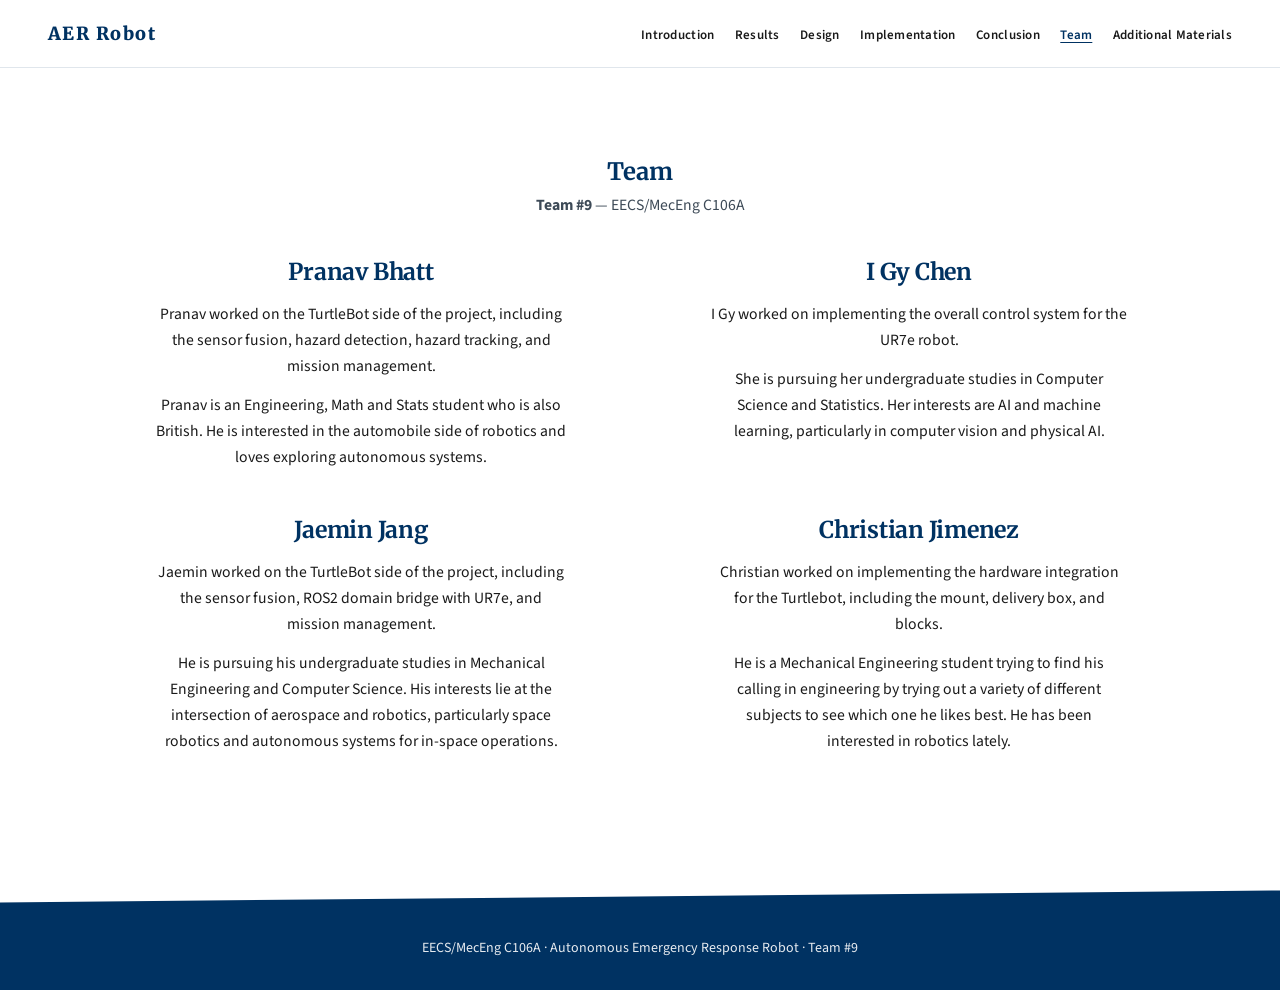
<file: team.html>
<!DOCTYPE html>
<html lang="en">
  <head>
    <meta charset="UTF-8" />
    <meta name="viewport" content="width=device-width, initial-scale=1.0" />
    <title>Team — Autonomous Emergency Response Robot</title>
    <link rel="preconnect" href="https://fonts.googleapis.com" />
    <link rel="preconnect" href="https://fonts.gstatic.com" crossorigin />
    <link
      href="https://fonts.googleapis.com/css2?family=Merriweather:wght@400;700;900&family=Source+Sans+3:wght@400;500;600;700&display=swap"
      rel="stylesheet"
    />
    <link rel="stylesheet" href="styles.css" />
  </head>
  <body>
    <header class="site-header" id="top">
      <a class="logo" href="index.html" title="Autonomous Emergency Response Robot"
        >AER Robot</a
      >
      <button
        class="nav-toggle"
        type="button"
        aria-expanded="false"
        aria-controls="primary-nav"
        aria-label="Open menu"
      >
        <span></span>
        <span></span>
        <span></span>
      </button>
      <nav id="primary-nav" aria-label="Primary">
        <ul class="nav-links">
          <li><a href="index.html#introduction">Introduction</a></li>
          <li><a href="results.html">Results</a></li>
          <li><a href="design.html">Design</a></li>
          <li><a href="implementation.html">Implementation</a></li>
          <li><a href="conclusion.html">Conclusion</a></li>
          <li><a href="team.html" aria-current="page">Team</a></li>
          <li><a href="additional-materials.html">Additional Materials</a></li>
        </ul>
      </nav>
    </header>

    <main class="page-with-nav">
      <section class="content-section" id="team">
        <h2>Team</h2>
        <p class="team-intro"><strong>Team #9</strong> — EECS/MecEng C106A</p>
        <div class="team-grid">
          <article class="team-member">
            <h3 class="team-member-name">Pranav Bhatt</h3>
            <p>
              Pranav worked on the TurtleBot side of the project, including the sensor fusion, hazard detection, hazard tracking, and mission management.
            </p>
            <p>
              Pranav is an Engineering, Math and Stats student who is also British. 
              He is interested in the automobile side of robotics and loves exploring autonomous systems.
            </p>
          </article>
          <article class="team-member">
            <h3 class="team-member-name">I Gy Chen</h3>
            <p>
              I Gy worked on implementing the overall control system for the UR7e robot.

            </p>
            <p>
              She is pursuing her undergraduate studies in Computer Science and Statistics. 
              Her interests are AI and machine learning, particularly in computer vision and physical AI.
            </p>
          </article>
          <article class="team-member">
            <h3 class="team-member-name">Jaemin Jang</h3>
            <p>
              Jaemin worked on the TurtleBot side of the project, including the sensor fusion, ROS2 domain bridge with UR7e, and mission management.
            </p>
            <p>
              He is pursuing his undergraduate studies in Mechanical Engineering and Computer Science. 
              His interests lie at the intersection of aerospace and robotics, particularly space robotics and autonomous systems for in-space operations.
            </p>
          </article>
          <article class="team-member">
            <h3 class="team-member-name">Christian Jimenez</h3>
            <p>
              Christian worked on implementing the hardware integration for the Turtlebot, including the mount, delivery box, and blocks.
            </p>
            <p>
              He is a Mechanical Engineering student trying to find his calling in engineering by trying out a variety of different subjects to see which one he likes best. 
              He has been interested in robotics lately.
            </p>
          </article>
        </div>
      </section>
    </main>

    <footer class="page-footer">
      <p>EECS/MecEng C106A · Autonomous Emergency Response Robot · Team #9</p>
    </footer>

    <script>
      (function () {
        var header = document.querySelector(".site-header");
        var toggle = document.querySelector(".nav-toggle");
        var links = document.querySelectorAll(".nav-links a");

        if (!toggle || !header) return;

        toggle.addEventListener("click", function () {
          var open = header.classList.toggle("is-open");
          toggle.setAttribute("aria-expanded", open ? "true" : "false");
          toggle.setAttribute(
            "aria-label",
            open ? "Close menu" : "Open menu"
          );
        });

        links.forEach(function (link) {
          link.addEventListener("click", function () {
            header.classList.remove("is-open");
            toggle.setAttribute("aria-expanded", "false");
            toggle.setAttribute("aria-label", "Open menu");
          });
        });
      })();
    </script>
  </body>
</html>
</file>
<file: styles.css>
:root {
        --berkeley-blue: #003262;
        --berkeley-blue-mid: #004e8c;
        --berkeley-blue-deep: #00254a;
        --bg: #ffffff;
        --bg-muted: #f4f6f8;
        --text: #1a1a1a;
        --text-muted: #3d4a57;
        --nav-height: 4.25rem;
        --content-max: 64rem;
      }

      *,
      *::before,
      *::after {
        box-sizing: border-box;
      }

      html {
        scroll-behavior: smooth;
        scroll-padding-top: var(--nav-height);
      }

      body {
        margin: 0;
        font-family: "Source Sans 3", system-ui, -apple-system, sans-serif;
        color: var(--text);
        background: var(--bg);
        min-height: 100vh;
      }

      .site-header {
        position: fixed;
        top: 0;
        left: 0;
        right: 0;
        z-index: 100;
        display: flex;
        align-items: center;
        justify-content: space-between;
        height: var(--nav-height);
        padding: 0 clamp(1.25rem, 4vw, 3rem);
        background: rgba(255, 255, 255, 0.96);
        backdrop-filter: blur(8px);
        border-bottom: 1px solid rgba(0, 50, 98, 0.12);
      }

      .logo {
        font-family: "Merriweather", Georgia, serif;
        font-weight: 900;
        font-size: 1.125rem;
        letter-spacing: 0.08em;
        color: var(--berkeley-blue);
        text-decoration: none;
      }

      .nav-toggle {
        display: none;
        flex-direction: column;
        gap: 5px;
        background: none;
        border: none;
        cursor: pointer;
        padding: 0.5rem;
      }

      .nav-toggle span {
        display: block;
        width: 22px;
        height: 2px;
        background: var(--text);
      }

      .nav-links {
        display: flex;
        flex-wrap: wrap;
        align-items: center;
        justify-content: flex-end;
        gap: clamp(0.65rem, 1.6vw, 1.5rem);
        list-style: none;
        margin: 0;
        padding: 0;
      }

      .nav-links a {
        font-size: 0.8125rem;
        font-weight: 600;
        color: var(--text);
        text-decoration: none;
        letter-spacing: 0.02em;
        white-space: nowrap;
        transition: color 0.2s ease;
      }

      .nav-links a:hover {
        color: var(--berkeley-blue);
      }

      .nav-links a[aria-current="page"] {
        color: var(--berkeley-blue);
        text-decoration: underline;
        text-underline-offset: 0.2em;
      }

      .content-section a {
        color: var(--berkeley-blue);
        font-weight: 600;
      }

      .page-with-nav {
        padding-top: calc(var(--nav-height) + 2rem);
        padding-bottom: 3rem;
        min-height: calc(100vh - 12rem);
      }

      .hero {
        min-height: 100vh;
        display: flex;
        flex-direction: column;
        align-items: center;
        justify-content: center;
        text-align: center;
        padding: calc(var(--nav-height) + 2rem) 1.5rem 7.5rem;
        position: relative;
        background: var(--bg);
      }

      .hero-title {
        margin: 0 0 0.75rem;
        font-family: "Merriweather", Georgia, serif;
        font-size: clamp(1.65rem, 5vw, 2.75rem);
        font-weight: 900;
        line-height: 1.2;
        letter-spacing: -0.02em;
        color: var(--text);
        max-width: 22em;
      }

      .hero-course {
        margin: 0 0 1.25rem;
        font-size: 1rem;
        font-weight: 600;
        color: var(--text-muted);
        letter-spacing: 0.04em;
      }

      .hero-lede {
        margin: 0 auto 1.5rem;
        font-size: clamp(1rem, 2.1vw, 1.2rem);
        font-weight: 500;
        line-height: 1.55;
        color: var(--text-muted);
        max-width: 40rem;
      }

      .hero-meta {
        margin: 0 0 2.25rem;
        font-size: 0.875rem;
        font-weight: 500;
        color: var(--text-muted);
        letter-spacing: 0.02em;
        line-height: 1.5;
      }

      .cta {
        display: inline-flex;
        align-items: center;
        justify-content: center;
        padding: 0.9rem 2.5rem;
        font-family: inherit;
        font-size: 0.9375rem;
        font-weight: 700;
        letter-spacing: 0.03em;
        color: #fff;
        text-decoration: none;
        border: none;
        border-radius: 9999px;
        background: linear-gradient(
          90deg,
          var(--berkeley-blue-mid) 0%,
          var(--berkeley-blue) 50%,
          var(--berkeley-blue-deep) 100%
        );
        box-shadow: 0 4px 20px rgba(0, 50, 98, 0.28);
        cursor: pointer;
        transition: transform 0.2s ease, box-shadow 0.2s ease;
      }

      .cta:hover {
        transform: translateY(-2px);
        box-shadow: 0 8px 28px rgba(0, 50, 98, 0.35);
      }

      .cta:active {
        transform: translateY(0);
      }

      .hero-footer-band {
        position: absolute;
        left: 0;
        right: 0;
        bottom: 0;
        height: clamp(4rem, 12vw, 6.5rem);
        background: var(--berkeley-blue);
        clip-path: polygon(0 35%, 100% 0, 100% 100%, 0 100%);
        pointer-events: none;
      }

      .content-section.home-intro {
        margin-top: 0;
        padding-top: 3.5rem;
        padding-bottom: 4rem;
        max-width: none;
      }

      .content-section.home-intro > h2,
      .content-section.home-intro > p {
        max-width: var(--content-max);
        margin-left: auto;
        margin-right: auto;
      }

      .content-section {
        scroll-margin-top: var(--nav-height);
        padding: 3.5rem clamp(1.25rem, 4vw, 3rem);
        max-width: var(--content-max);
        margin: 0 auto;
      }

      .content-section h2 {
        margin: 0 0 1.25rem;
        font-family: "Merriweather", Georgia, serif;
        font-size: 1.5rem;
        font-weight: 700;
        color: var(--berkeley-blue);
        letter-spacing: -0.01em;
      }

      .content-section p,
      .content-section li {
        margin: 0 0 0.9rem;
        line-height: 1.65;
        color: var(--text-muted);
        font-size: 0.98rem;
      }

      .content-section ul {
        margin: 0 0 1rem;
        padding-left: 1.25rem;
      }

      .content-section li {
        margin-bottom: 0.45rem;
      }

      .content-section p:last-child,
      .content-section ul:last-child {
        margin-bottom: 0;
      }

      .content-section code {
        font-family: ui-monospace, "Cascadia Code", "Source Code Pro", Menlo,
          monospace;
        font-size: 0.9em;
        background: rgba(0, 50, 98, 0.06);
        padding: 0.12em 0.35em;
        border-radius: 4px;
      }

      .video-figure {
        margin: 1.75rem 0 0;
      }

      .video-figure video,
      .video-figure iframe {
        display: block;
        width: 100%;
        aspect-ratio: 16 / 9;
        max-height: min(70vh, 720px);
        height: auto;
        border: 0;
        border-radius: 10px;
        background: #0a1628;
        box-shadow: 0 10px 40px rgba(0, 50, 98, 0.18);
      }

      .video-figure figcaption {
        margin-top: 0.65rem;
        font-size: 0.9rem;
        color: var(--text-muted);
        line-height: 1.45;
      }

      .subhead {
        font-weight: 700;
        color: var(--text);
        margin-top: 1.5rem;
        margin-bottom: 0.5rem;
        font-size: 0.95rem;
      }

      section#team.content-section {
        max-width: 72rem;
      }

      section#team.content-section > h2 {
        text-align: center;
        margin-bottom: 0.35rem;
      }

      .content-section p.team-intro {
        text-align: center;
        margin: 0 auto 2.5rem;
        max-width: 28rem;
        font-size: 0.98rem;
        color: var(--text-muted);
        line-height: 1.55;
      }

      .team-grid {
        display: grid;
        grid-template-columns: repeat(2, minmax(0, 1fr));
        column-gap: clamp(2rem, 5vw, 3.75rem);
        row-gap: 2.75rem;
        align-items: start;
      }

      .team-member {
        text-align: center;
      }

      .team-member-name {
        margin: 0 0 1rem;
        font-family: "Merriweather", Georgia, serif;
        font-size: clamp(1.2rem, 2.5vw, 1.45rem);
        font-weight: 700;
        line-height: 1.25;
        color: var(--berkeley-blue);
        letter-spacing: -0.01em;
      }

      .content-section .team-member p {
        margin: 0 auto 0.85rem;
        max-width: 26rem;
        font-size: 0.98rem;
        line-height: 1.65;
        color: var(--text);
        text-align: center;
      }

      .content-section .team-member p:last-of-type {
        margin-bottom: 0;
      }

      @media (max-width: 640px) {
        .team-grid {
          grid-template-columns: 1fr;
        }
      }

      .page-footer {
        background: var(--berkeley-blue);
        color: rgba(255, 255, 255, 0.92);
        padding: 2rem clamp(1.25rem, 4vw, 3rem);
        text-align: center;
        font-size: 0.875rem;
        clip-path: polygon(0 12%, 100% 0, 100% 100%, 0 100%);
        margin-top: 2rem;
        padding-top: 3rem;
      }

      .page-footer p {
        margin: 0;
        color: rgba(255, 255, 255, 0.9);
      }

      @media (max-width: 900px) {
        .nav-toggle {
          display: flex;
        }

        .nav-links {
          position: fixed;
          top: var(--nav-height);
          left: 0;
          right: 0;
          flex-direction: column;
          align-items: stretch;
          gap: 0;
          padding: 0.5rem 0;
          background: #fff;
          border-bottom: 1px solid rgba(0, 50, 98, 0.12);
          max-height: 0;
          overflow: hidden;
          opacity: 0;
          pointer-events: none;
          transition: max-height 0.35s ease, opacity 0.25s ease;
        }

        .site-header.is-open .nav-links {
          max-height: 24rem;
          opacity: 1;
          pointer-events: auto;
        }

        .nav-links a {
          display: block;
          padding: 0.85rem 1.5rem;
          font-size: 0.9rem;
        }
      }
</file>
